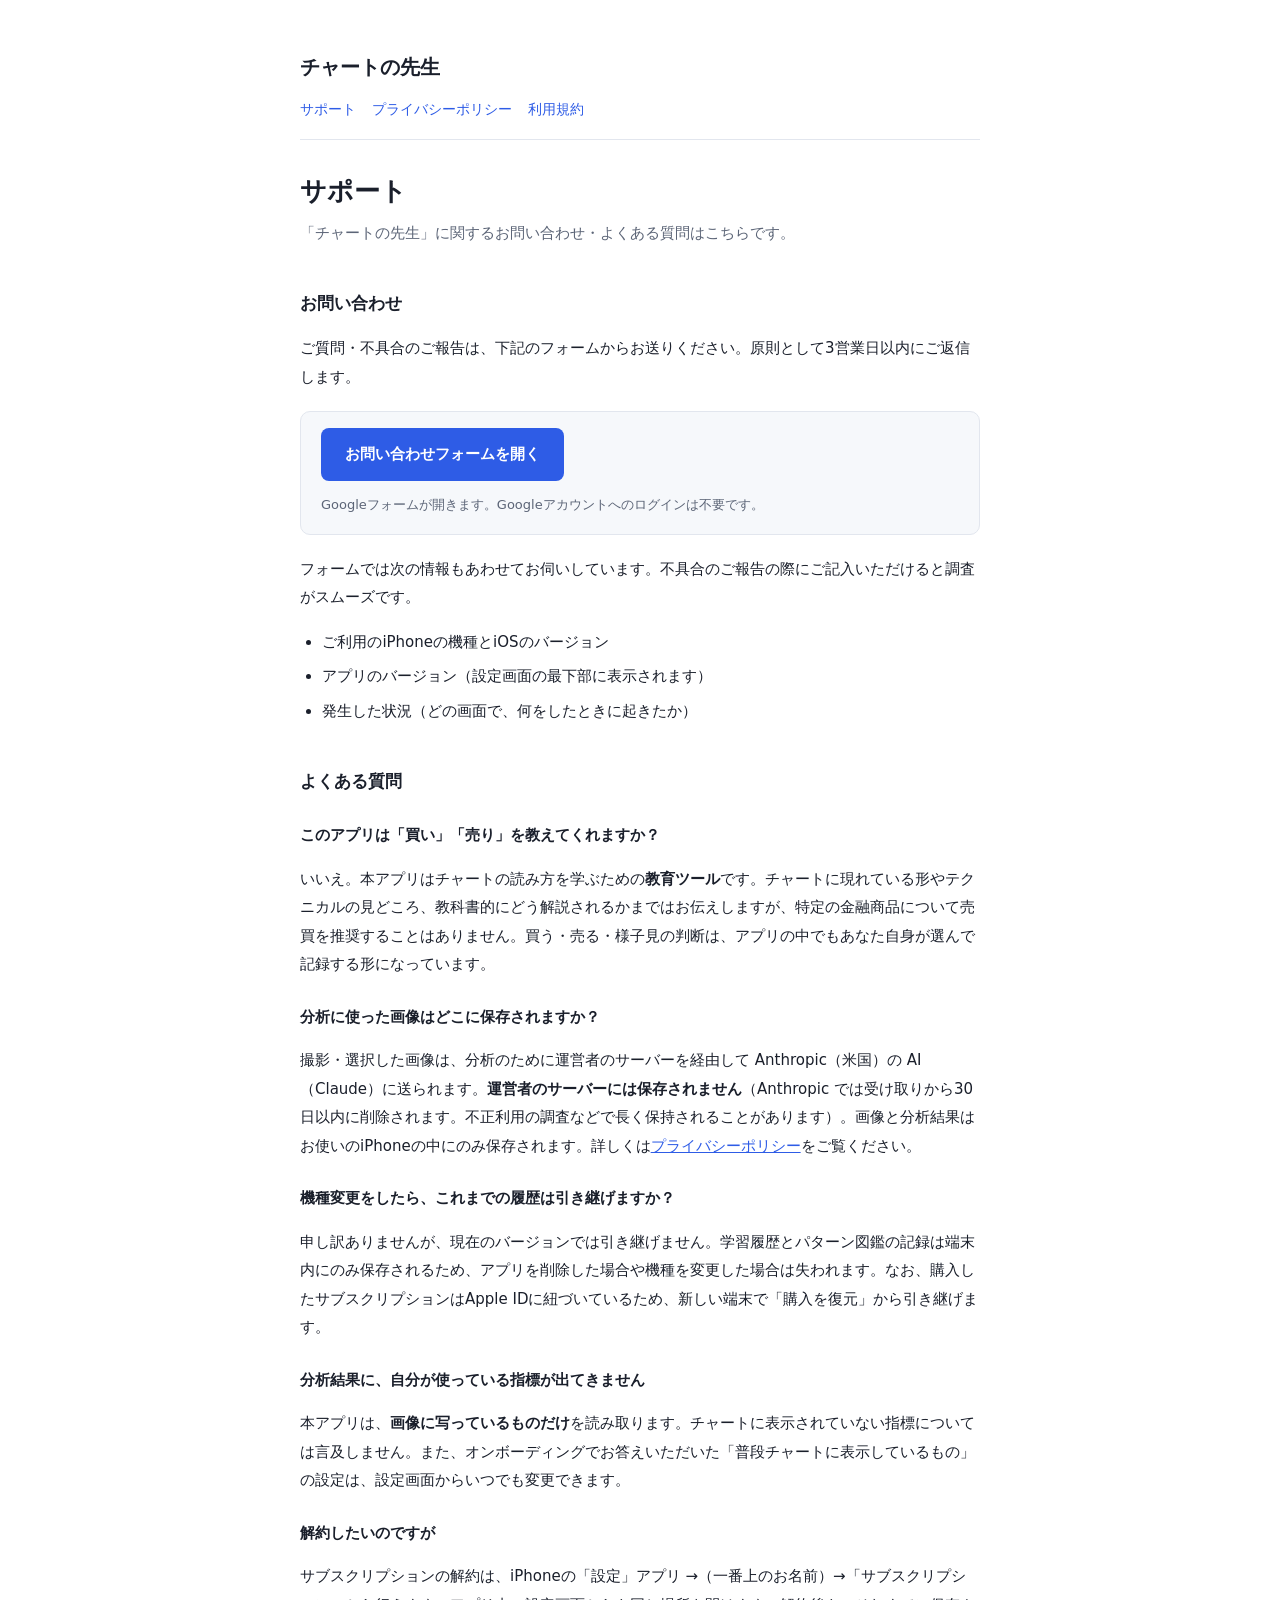
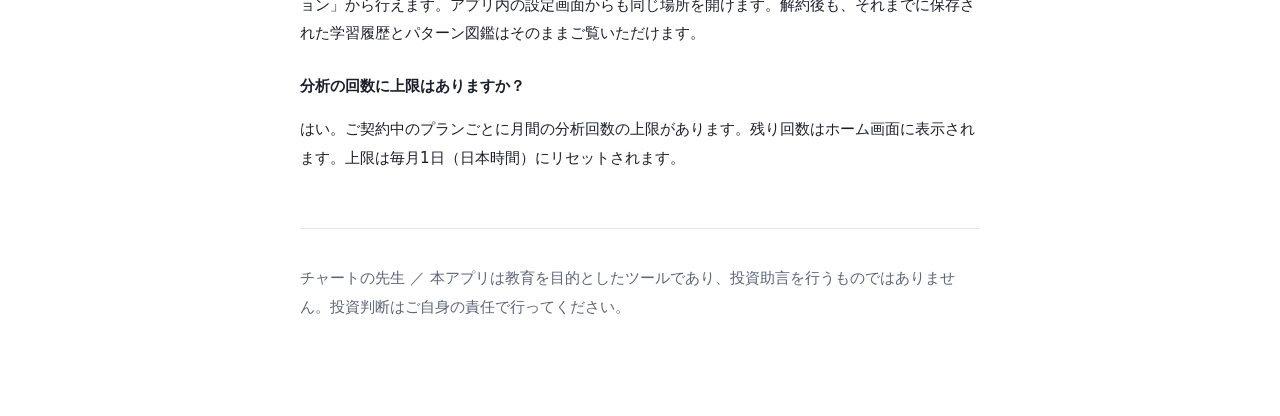
<file: index.html>
<!doctype html>
<html lang="ja">
<head>
<meta charset="utf-8">
<meta name="viewport" content="width=device-width, initial-scale=1">
<title>チャートの先生 — サポート</title>
<link rel="stylesheet" href="./style.css">
</head>
<body>
<div class="wrap">
  <header>
    <p class="appname">チャートの先生</p>
    <nav>
      <a href="./">サポート</a>
      <a href="./privacy.html">プライバシーポリシー</a>
      <a href="./terms.html">利用規約</a>
    </nav>
  </header>

  <h1>サポート</h1>
  <p class="lead">「チャートの先生」に関するお問い合わせ・よくある質問はこちらです。</p>

  <h2>お問い合わせ</h2>
  <p>ご質問・不具合のご報告は、下記のフォームからお送りください。原則として3営業日以内にご返信します。</p>
  <div class="panel">
    <p style="margin:0"><a href="https://docs.google.com/forms/d/e/1FAIpQLSenFC-41on2wtzKWX0hEGQik2lJ2bhfVYg8QbMMJTwJYnSj-g/viewform" style="display:inline-block;background:var(--accent);color:#fff;text-decoration:none;font-weight:700;padding:12px 24px;border-radius:8px">お問い合わせフォームを開く</a></p>
    <p style="margin:12px 0 0;font-size:13px;color:var(--sub)">Googleフォームが開きます。Googleアカウントへのログインは不要です。</p>
  </div>
  <p>フォームでは次の情報もあわせてお伺いしています。不具合のご報告の際にご記入いただけると調査がスムーズです。</p>
  <ul>
    <li>ご利用のiPhoneの機種とiOSのバージョン</li>
    <li>アプリのバージョン（設定画面の最下部に表示されます）</li>
    <li>発生した状況（どの画面で、何をしたときに起きたか）</li>
  </ul>

  <h2>よくある質問</h2>

  <h3>このアプリは「買い」「売り」を教えてくれますか？</h3>
  <p>いいえ。本アプリはチャートの読み方を学ぶための<strong>教育ツール</strong>です。チャートに現れている形やテクニカルの見どころ、教科書的にどう解説されるかまではお伝えしますが、特定の金融商品について売買を推奨することはありません。買う・売る・様子見の判断は、アプリの中でもあなた自身が選んで記録する形になっています。</p>

  <h3>分析に使った画像はどこに保存されますか？</h3>
  <p>撮影・選択した画像は、分析のために運営者のサーバーを経由して Anthropic（米国）の AI（Claude）に送られます。<strong>運営者のサーバーには保存されません</strong>（Anthropic では受け取りから30日以内に削除されます。不正利用の調査などで長く保持されることがあります）。画像と分析結果はお使いのiPhoneの中にのみ保存されます。詳しくは<a href="./privacy.html">プライバシーポリシー</a>をご覧ください。</p>

  <h3>機種変更をしたら、これまでの履歴は引き継げますか？</h3>
  <p>申し訳ありませんが、現在のバージョンでは引き継げません。学習履歴とパターン図鑑の記録は端末内にのみ保存されるため、アプリを削除した場合や機種を変更した場合は失われます。なお、購入したサブスクリプションはApple IDに紐づいているため、新しい端末で「購入を復元」から引き継げます。</p>

  <h3>分析結果に、自分が使っている指標が出てきません</h3>
  <p>本アプリは、<strong>画像に写っているものだけ</strong>を読み取ります。チャートに表示されていない指標については言及しません。また、オンボーディングでお答えいただいた「普段チャートに表示しているもの」の設定は、設定画面からいつでも変更できます。</p>

  <h3>解約したいのですが</h3>
  <p>サブスクリプションの解約は、iPhoneの「設定」アプリ →（一番上のお名前）→「サブスクリプション」から行えます。アプリ内の設定画面からも同じ場所を開けます。解約後も、それまでに保存された学習履歴とパターン図鑑はそのままご覧いただけます。</p>

  <h3>分析の回数に上限はありますか？</h3>
  <p>はい。ご契約中のプランごとに月間の分析回数の上限があります。残り回数はホーム画面に表示されます。上限は毎月1日（日本時間）にリセットされます。</p>

  <footer>
    <p>チャートの先生 ／ 本アプリは教育を目的としたツールであり、投資助言を行うものではありません。投資判断はご自身の責任で行ってください。</p>
  </footer>
</div>
</body>
</html>
</file>
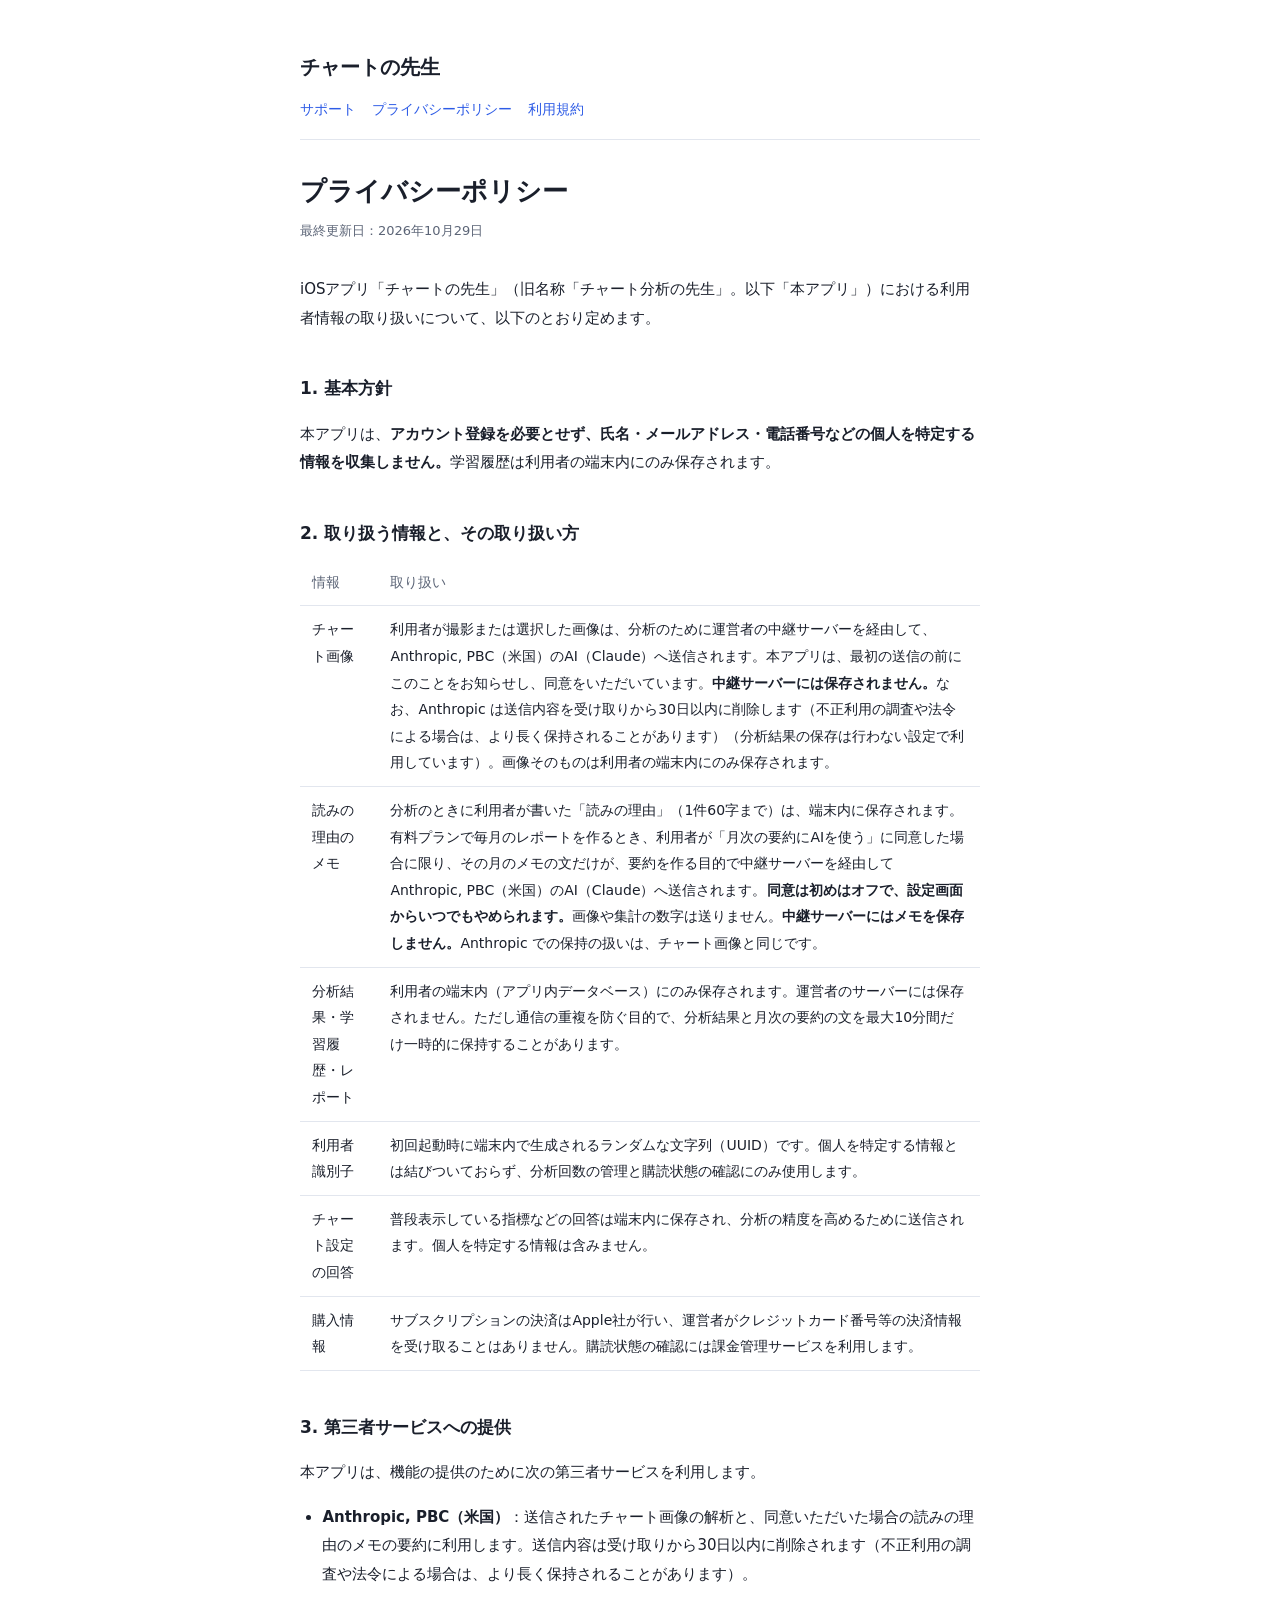
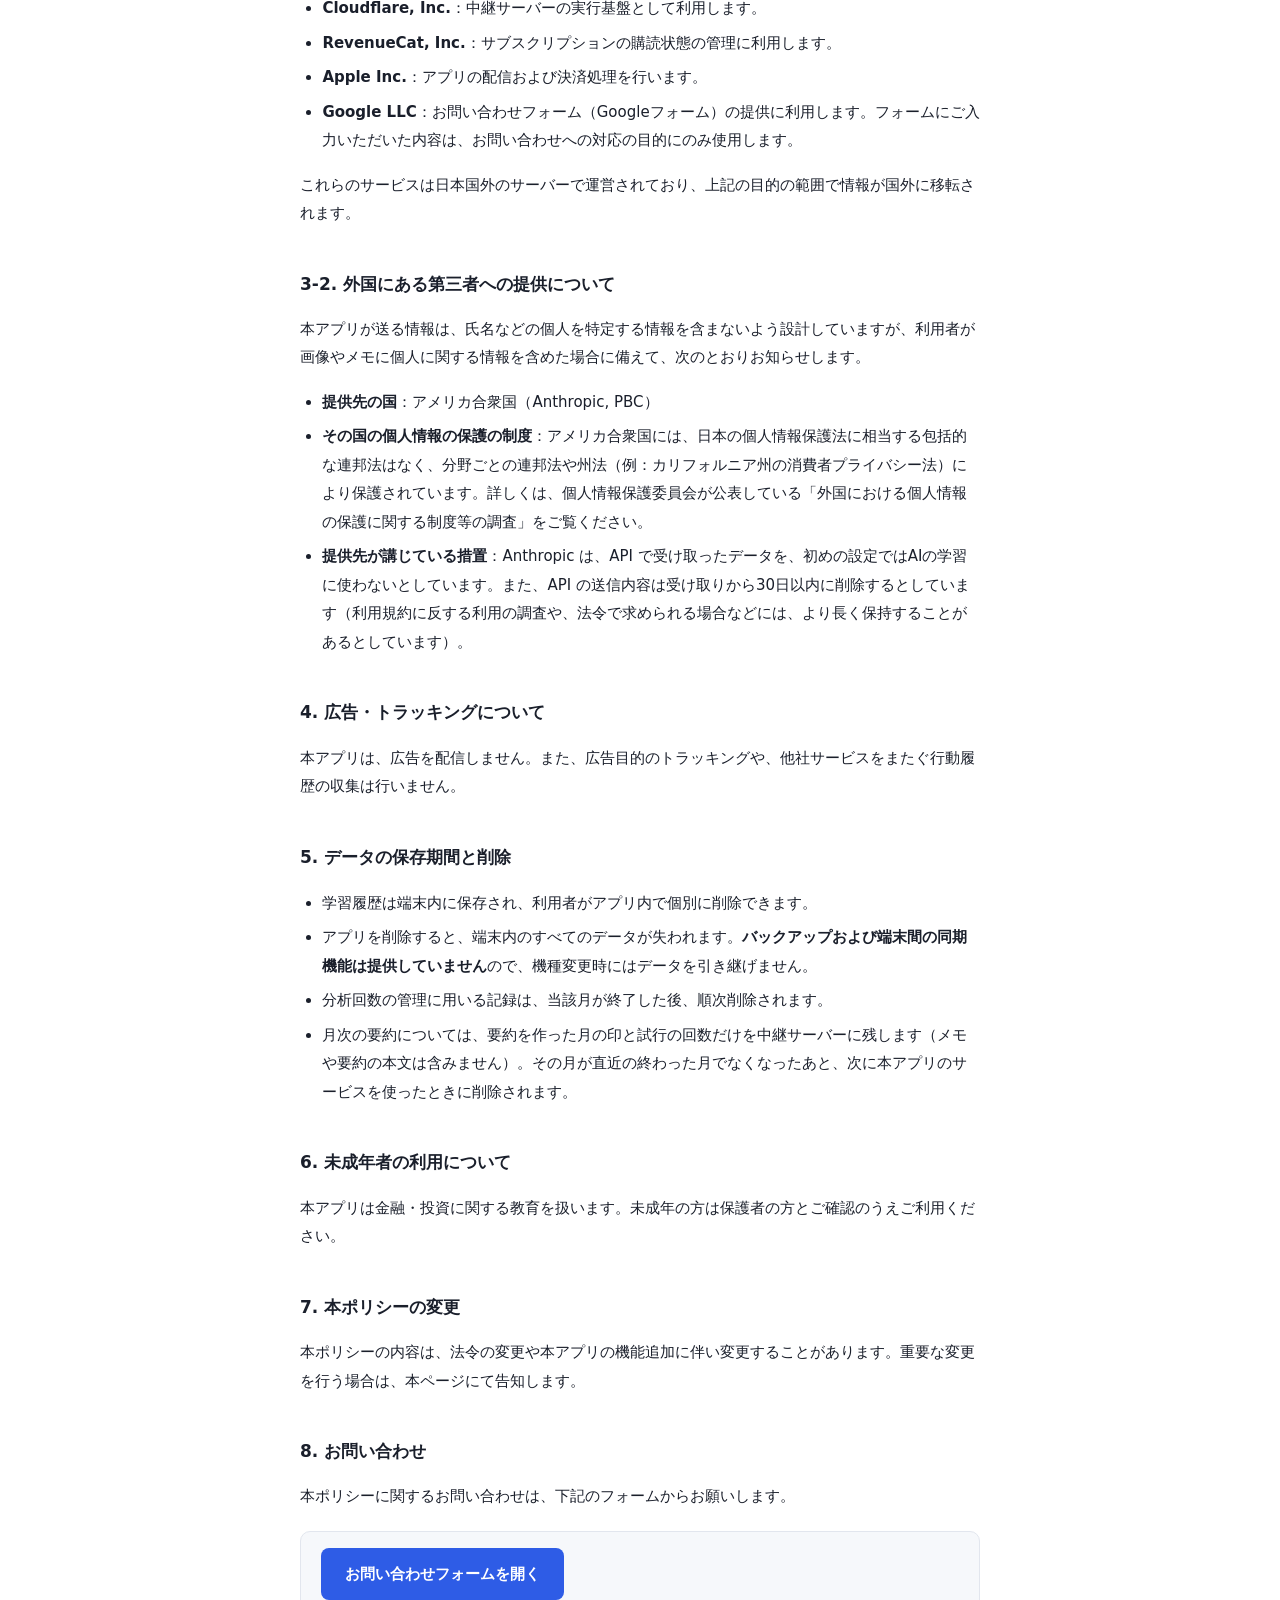
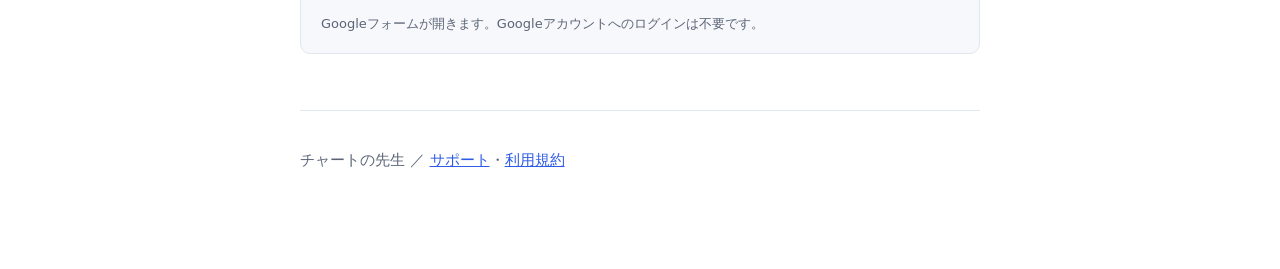
<file: privacy.html>
<!doctype html>
<html lang="ja">
<head>
<meta charset="utf-8">
<meta name="viewport" content="width=device-width, initial-scale=1">
<title>プライバシーポリシー — チャートの先生</title>
<link rel="stylesheet" href="./style.css">
</head>
<body>
<div class="wrap">
  <header>
    <p class="appname">チャートの先生</p>
    <nav>
      <a href="./">サポート</a>
      <a href="./privacy.html">プライバシーポリシー</a>
      <a href="./terms.html">利用規約</a>
    </nav>
  </header>

  <h1>プライバシーポリシー</h1>
  <p class="updated">最終更新日：2026年10月29日</p>

  <p>iOSアプリ「チャートの先生」（旧名称「チャート分析の先生」。以下「本アプリ」）における利用者情報の取り扱いについて、以下のとおり定めます。</p>

  <h2>1. 基本方針</h2>
  <p>本アプリは、<strong>アカウント登録を必要とせず、氏名・メールアドレス・電話番号などの個人を特定する情報を収集しません。</strong>学習履歴は利用者の端末内にのみ保存されます。</p>

  <h2>2. 取り扱う情報と、その取り扱い方</h2>
  <div class="tablebox">
  <table>
    <tr><th>情報</th><th>取り扱い</th></tr>
    <tr>
      <td>チャート画像</td>
      <td>利用者が撮影または選択した画像は、分析のために運営者の中継サーバーを経由して、Anthropic, PBC（米国）のAI（Claude）へ送信されます。本アプリは、最初の送信の前にこのことをお知らせし、同意をいただいています。<strong>中継サーバーには保存されません。</strong>なお、Anthropic は送信内容を受け取りから30日以内に削除します（不正利用の調査や法令による場合は、より長く保持されることがあります）（分析結果の保存は行わない設定で利用しています）。画像そのものは利用者の端末内にのみ保存されます。</td>
    </tr>
    <tr>
      <td>読みの理由のメモ</td>
      <td>分析のときに利用者が書いた「読みの理由」（1件60字まで）は、端末内に保存されます。有料プランで毎月のレポートを作るとき、利用者が「月次の要約にAIを使う」に同意した場合に限り、その月のメモの文だけが、要約を作る目的で中継サーバーを経由して Anthropic, PBC（米国）のAI（Claude）へ送信されます。<strong>同意は初めはオフで、設定画面からいつでもやめられます。</strong>画像や集計の数字は送りません。<strong>中継サーバーにはメモを保存しません。</strong>Anthropic での保持の扱いは、チャート画像と同じです。</td>
    </tr>
    <tr>
      <td>分析結果・学習履歴・レポート</td>
      <td>利用者の端末内（アプリ内データベース）にのみ保存されます。運営者のサーバーには保存されません。ただし通信の重複を防ぐ目的で、分析結果と月次の要約の文を最大10分間だけ一時的に保持することがあります。</td>
    </tr>
    <tr>
      <td>利用者識別子</td>
      <td>初回起動時に端末内で生成されるランダムな文字列（UUID）です。個人を特定する情報とは結びついておらず、分析回数の管理と購読状態の確認にのみ使用します。</td>
    </tr>
    <tr>
      <td>チャート設定の回答</td>
      <td>普段表示している指標などの回答は端末内に保存され、分析の精度を高めるために送信されます。個人を特定する情報は含みません。</td>
    </tr>
    <tr>
      <td>購入情報</td>
      <td>サブスクリプションの決済はApple社が行い、運営者がクレジットカード番号等の決済情報を受け取ることはありません。購読状態の確認には課金管理サービスを利用します。</td>
    </tr>
  </table>
  </div>

  <h2>3. 第三者サービスへの提供</h2>
  <p>本アプリは、機能の提供のために次の第三者サービスを利用します。</p>
  <ul>
    <li><strong>Anthropic, PBC（米国）</strong>：送信されたチャート画像の解析と、同意いただいた場合の読みの理由のメモの要約に利用します。送信内容は受け取りから30日以内に削除されます（不正利用の調査や法令による場合は、より長く保持されることがあります）。</li>
    <li><strong>Cloudflare, Inc.</strong>：中継サーバーの実行基盤として利用します。</li>
    <li><strong>RevenueCat, Inc.</strong>：サブスクリプションの購読状態の管理に利用します。</li>
    <li><strong>Apple Inc.</strong>：アプリの配信および決済処理を行います。</li>
    <li><strong>Google LLC</strong>：お問い合わせフォーム（Googleフォーム）の提供に利用します。フォームにご入力いただいた内容は、お問い合わせへの対応の目的にのみ使用します。</li>
  </ul>
  <p>これらのサービスは日本国外のサーバーで運営されており、上記の目的の範囲で情報が国外に移転されます。</p>

  <h2>3-2. 外国にある第三者への提供について</h2>
  <p>本アプリが送る情報は、氏名などの個人を特定する情報を含まないよう設計していますが、利用者が画像やメモに個人に関する情報を含めた場合に備えて、次のとおりお知らせします。</p>
  <ul>
    <li><strong>提供先の国</strong>：アメリカ合衆国（Anthropic, PBC）</li>
    <li><strong>その国の個人情報の保護の制度</strong>：アメリカ合衆国には、日本の個人情報保護法に相当する包括的な連邦法はなく、分野ごとの連邦法や州法（例：カリフォルニア州の消費者プライバシー法）により保護されています。詳しくは、個人情報保護委員会が公表している「外国における個人情報の保護に関する制度等の調査」をご覧ください。</li>
    <li><strong>提供先が講じている措置</strong>：Anthropic は、API で受け取ったデータを、初めの設定ではAIの学習に使わないとしています。また、API の送信内容は受け取りから30日以内に削除するとしています（利用規約に反する利用の調査や、法令で求められる場合などには、より長く保持することがあるとしています）。</li>
  </ul>

  <h2>4. 広告・トラッキングについて</h2>
  <p>本アプリは、広告を配信しません。また、広告目的のトラッキングや、他社サービスをまたぐ行動履歴の収集は行いません。</p>

  <h2>5. データの保存期間と削除</h2>
  <ul>
    <li>学習履歴は端末内に保存され、利用者がアプリ内で個別に削除できます。</li>
    <li>アプリを削除すると、端末内のすべてのデータが失われます。<strong>バックアップおよび端末間の同期機能は提供していません</strong>ので、機種変更時にはデータを引き継げません。</li>
    <li>分析回数の管理に用いる記録は、当該月が終了した後、順次削除されます。</li>
    <li>月次の要約については、要約を作った月の印と試行の回数だけを中継サーバーに残します（メモや要約の本文は含みません）。その月が直近の終わった月でなくなったあと、次に本アプリのサービスを使ったときに削除されます。</li>
  </ul>

  <h2>6. 未成年者の利用について</h2>
  <p>本アプリは金融・投資に関する教育を扱います。未成年の方は保護者の方とご確認のうえご利用ください。</p>

  <h2>7. 本ポリシーの変更</h2>
  <p>本ポリシーの内容は、法令の変更や本アプリの機能追加に伴い変更することがあります。重要な変更を行う場合は、本ページにて告知します。</p>

  <h2>8. お問い合わせ</h2>
  <p>本ポリシーに関するお問い合わせは、下記のフォームからお願いします。</p>
  <div class="panel">
    <p style="margin:0"><a href="https://docs.google.com/forms/d/e/1FAIpQLSenFC-41on2wtzKWX0hEGQik2lJ2bhfVYg8QbMMJTwJYnSj-g/viewform" style="display:inline-block;background:var(--accent);color:#fff;text-decoration:none;font-weight:700;padding:12px 24px;border-radius:8px">お問い合わせフォームを開く</a></p>
    <p style="margin:12px 0 0;font-size:13px;color:var(--sub)">Googleフォームが開きます。Googleアカウントへのログインは不要です。</p>
  </div>

  <footer>
    <p>チャートの先生 ／ <a href="./">サポート</a>・<a href="./terms.html">利用規約</a></p>
  </footer>
</div>
</body>
</html>
</file>
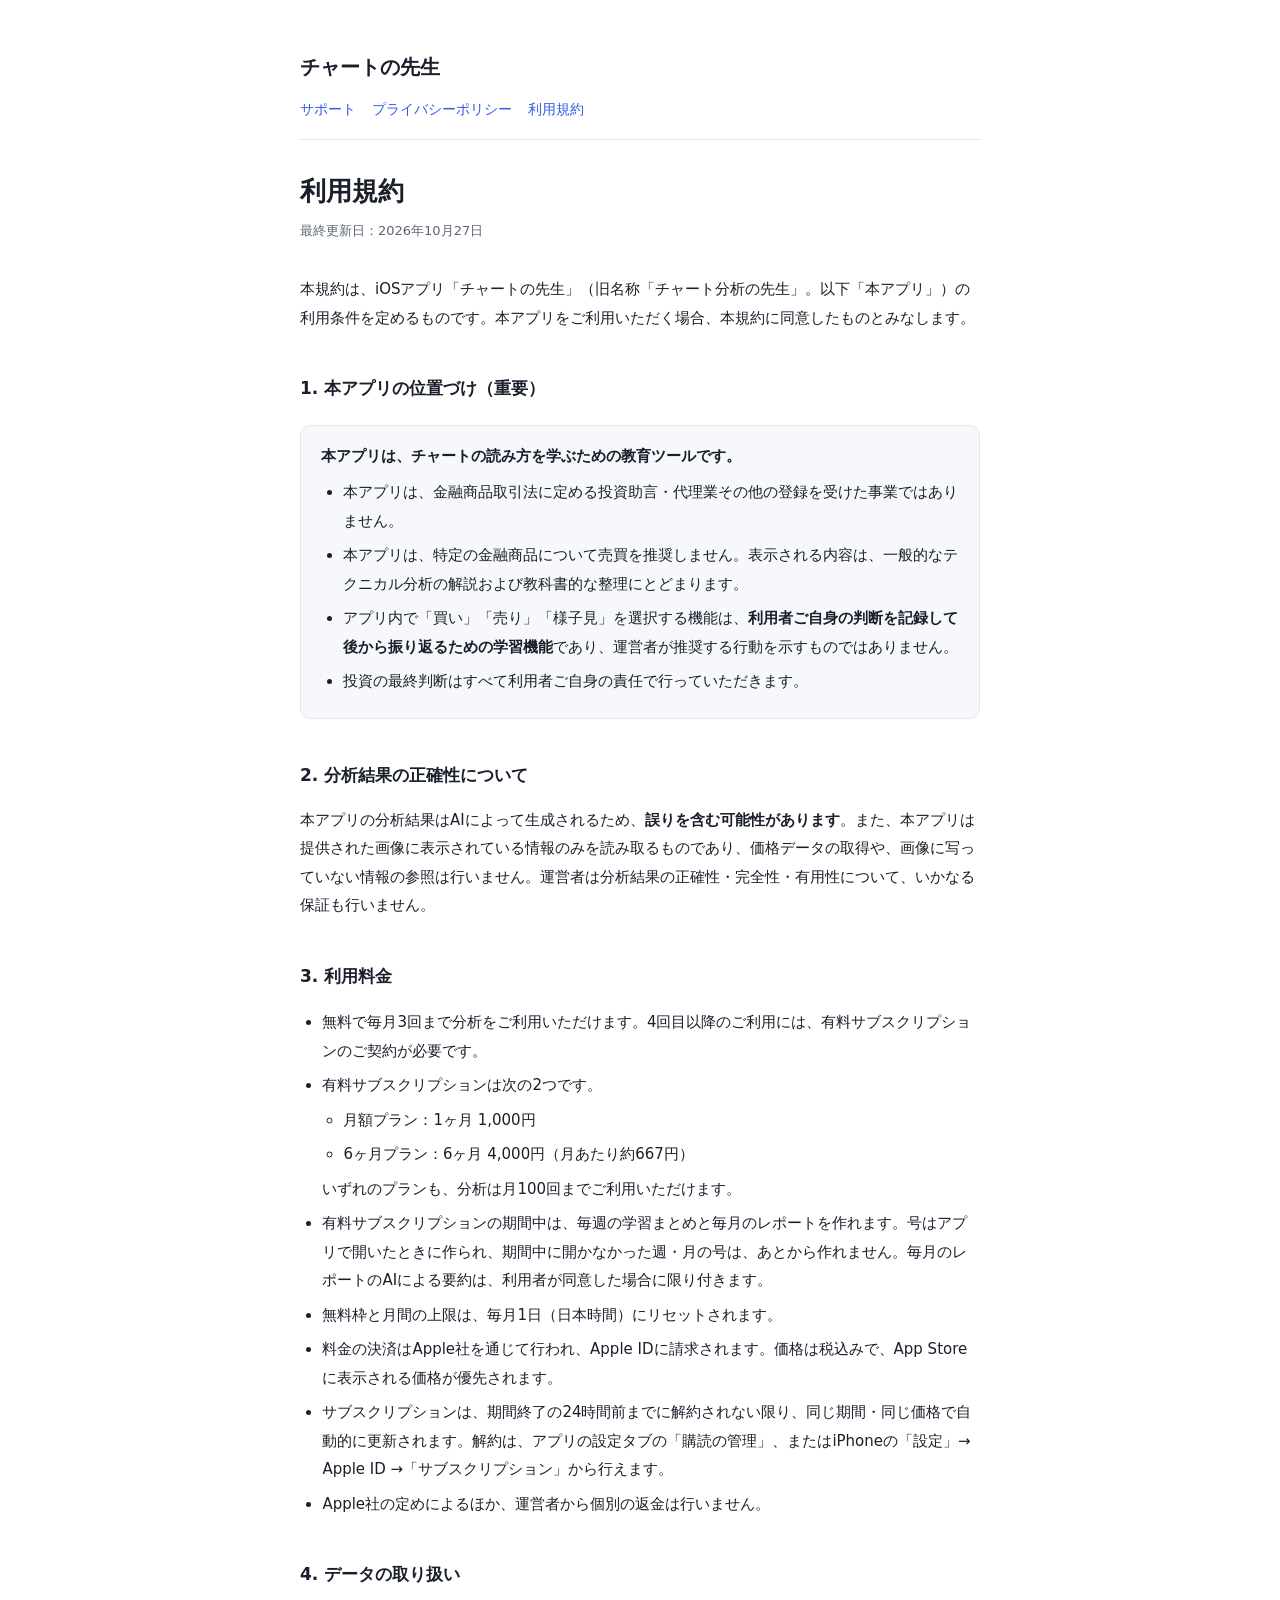
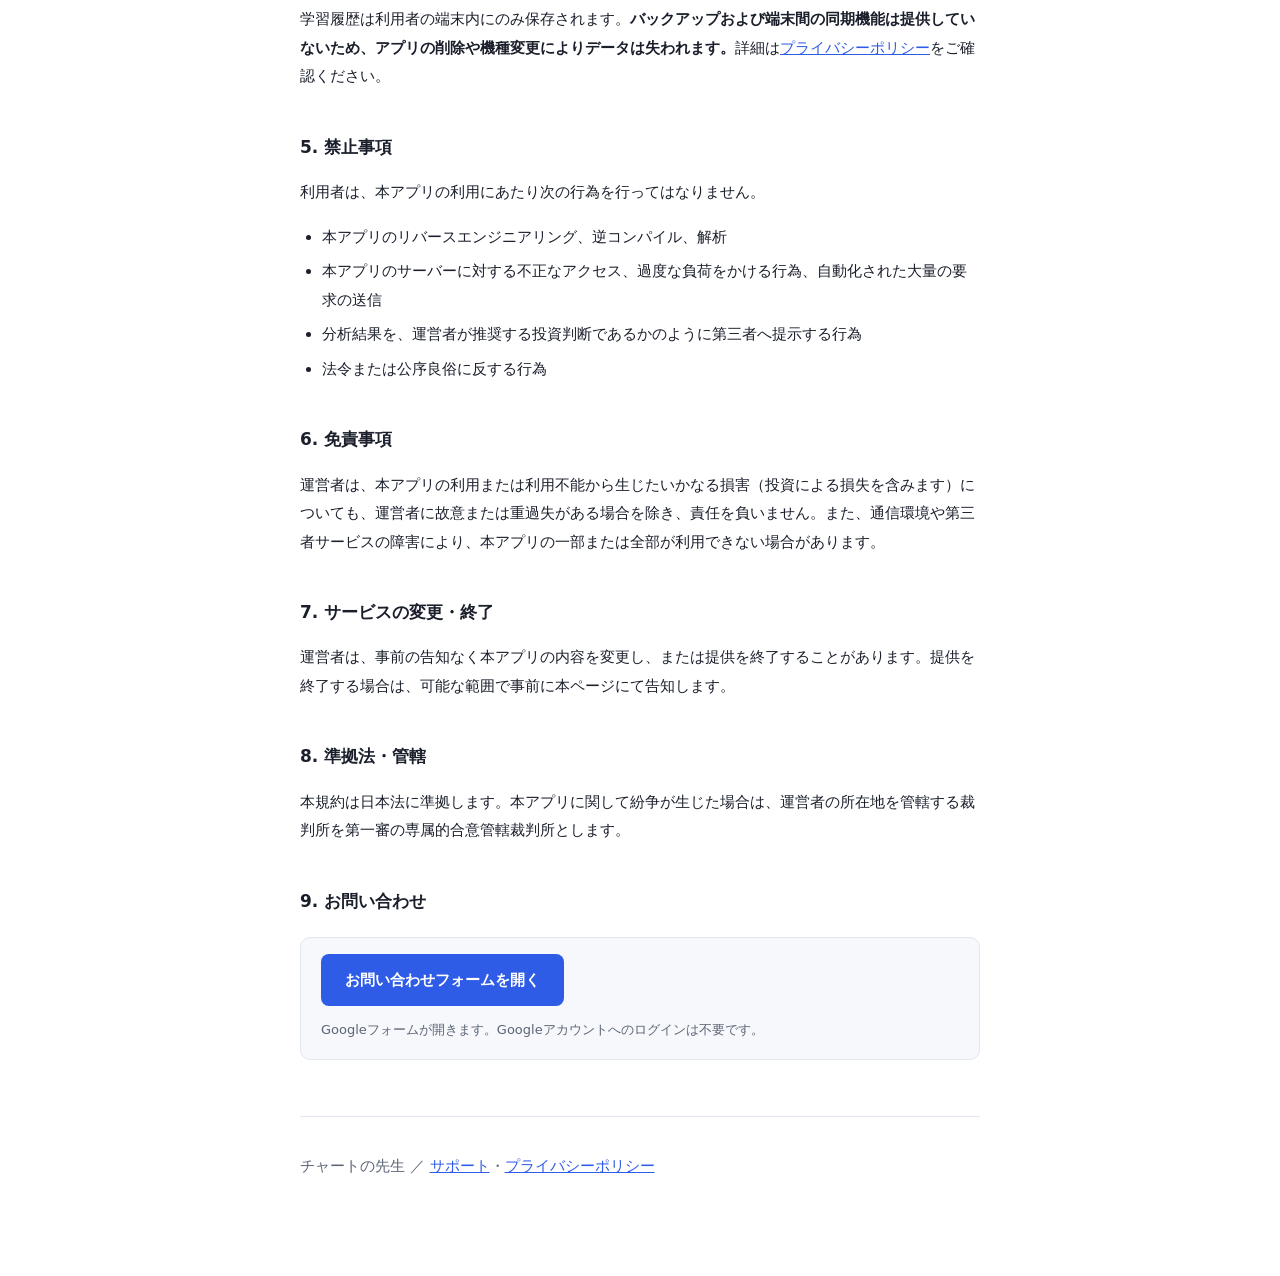
<file: terms.html>
<!doctype html>
<html lang="ja">
<head>
<meta charset="utf-8">
<meta name="viewport" content="width=device-width, initial-scale=1">
<title>利用規約 — チャートの先生</title>
<link rel="stylesheet" href="./style.css">
</head>
<body>
<div class="wrap">
  <header>
    <p class="appname">チャートの先生</p>
    <nav>
      <a href="./">サポート</a>
      <a href="./privacy.html">プライバシーポリシー</a>
      <a href="./terms.html">利用規約</a>
    </nav>
  </header>

  <h1>利用規約</h1>
  <p class="updated">最終更新日：2026年10月27日</p>

  <p>本規約は、iOSアプリ「チャートの先生」（旧名称「チャート分析の先生」。以下「本アプリ」）の利用条件を定めるものです。本アプリをご利用いただく場合、本規約に同意したものとみなします。</p>

  <h2>1. 本アプリの位置づけ（重要）</h2>
  <div class="panel">
    <p style="margin:0 0 8px"><strong>本アプリは、チャートの読み方を学ぶための教育ツールです。</strong></p>
    <ul style="margin:0">
      <li>本アプリは、金融商品取引法に定める投資助言・代理業その他の登録を受けた事業ではありません。</li>
      <li>本アプリは、特定の金融商品について売買を推奨しません。表示される内容は、一般的なテクニカル分析の解説および教科書的な整理にとどまります。</li>
      <li>アプリ内で「買い」「売り」「様子見」を選択する機能は、<strong>利用者ご自身の判断を記録して後から振り返るための学習機能</strong>であり、運営者が推奨する行動を示すものではありません。</li>
      <li>投資の最終判断はすべて利用者ご自身の責任で行っていただきます。</li>
    </ul>
  </div>

  <h2>2. 分析結果の正確性について</h2>
  <p>本アプリの分析結果はAIによって生成されるため、<strong>誤りを含む可能性があります</strong>。また、本アプリは提供された画像に表示されている情報のみを読み取るものであり、価格データの取得や、画像に写っていない情報の参照は行いません。運営者は分析結果の正確性・完全性・有用性について、いかなる保証も行いません。</p>

  <h2>3. 利用料金</h2>
  <ul>
    <li>無料で毎月3回まで分析をご利用いただけます。4回目以降のご利用には、有料サブスクリプションのご契約が必要です。</li>
    <li>有料サブスクリプションは次の2つです。
      <ul>
        <li>月額プラン：1ヶ月 1,000円</li>
        <li>6ヶ月プラン：6ヶ月 4,000円（月あたり約667円）</li>
      </ul>
      いずれのプランも、分析は月100回までご利用いただけます。</li>
    <li>有料サブスクリプションの期間中は、毎週の学習まとめと毎月のレポートを作れます。号はアプリで開いたときに作られ、期間中に開かなかった週・月の号は、あとから作れません。毎月のレポートのAIによる要約は、利用者が同意した場合に限り付きます。</li>
    <li>無料枠と月間の上限は、毎月1日（日本時間）にリセットされます。</li>
    <li>料金の決済はApple社を通じて行われ、Apple IDに請求されます。価格は税込みで、App Storeに表示される価格が優先されます。</li>
    <li>サブスクリプションは、期間終了の24時間前までに解約されない限り、同じ期間・同じ価格で自動的に更新されます。解約は、アプリの設定タブの「購読の管理」、またはiPhoneの「設定」→ Apple ID →「サブスクリプション」から行えます。</li>
    <li>Apple社の定めによるほか、運営者から個別の返金は行いません。</li>
  </ul>

  <h2>4. データの取り扱い</h2>
  <p>学習履歴は利用者の端末内にのみ保存されます。<strong>バックアップおよび端末間の同期機能は提供していないため、アプリの削除や機種変更によりデータは失われます。</strong>詳細は<a href="./privacy.html">プライバシーポリシー</a>をご確認ください。</p>

  <h2>5. 禁止事項</h2>
  <p>利用者は、本アプリの利用にあたり次の行為を行ってはなりません。</p>
  <ul>
    <li>本アプリのリバースエンジニアリング、逆コンパイル、解析</li>
    <li>本アプリのサーバーに対する不正なアクセス、過度な負荷をかける行為、自動化された大量の要求の送信</li>
    <li>分析結果を、運営者が推奨する投資判断であるかのように第三者へ提示する行為</li>
    <li>法令または公序良俗に反する行為</li>
  </ul>

  <h2>6. 免責事項</h2>
  <p>運営者は、本アプリの利用または利用不能から生じたいかなる損害（投資による損失を含みます）についても、運営者に故意または重過失がある場合を除き、責任を負いません。また、通信環境や第三者サービスの障害により、本アプリの一部または全部が利用できない場合があります。</p>

  <h2>7. サービスの変更・終了</h2>
  <p>運営者は、事前の告知なく本アプリの内容を変更し、または提供を終了することがあります。提供を終了する場合は、可能な範囲で事前に本ページにて告知します。</p>

  <h2>8. 準拠法・管轄</h2>
  <p>本規約は日本法に準拠します。本アプリに関して紛争が生じた場合は、運営者の所在地を管轄する裁判所を第一審の専属的合意管轄裁判所とします。</p>

  <h2>9. お問い合わせ</h2>
  <div class="panel">
    <p style="margin:0"><a href="https://docs.google.com/forms/d/e/1FAIpQLSenFC-41on2wtzKWX0hEGQik2lJ2bhfVYg8QbMMJTwJYnSj-g/viewform" style="display:inline-block;background:var(--accent);color:#fff;text-decoration:none;font-weight:700;padding:12px 24px;border-radius:8px">お問い合わせフォームを開く</a></p>
    <p style="margin:12px 0 0;font-size:13px;color:var(--sub)">Googleフォームが開きます。Googleアカウントへのログインは不要です。</p>
  </div>

  <footer>
    <p>チャートの先生 ／ <a href="./">サポート</a>・<a href="./privacy.html">プライバシーポリシー</a></p>
  </footer>
</div>
</body>
</html>
</file>
<file: style.css>
:root {
  --bg: #ffffff;
  --ink: #1a1f2b;
  --sub: #5c6577;
  --line: #e2e6ee;
  --panel: #f6f8fb;
  --accent: #2e5ce6;
}
@media (prefers-color-scheme: dark) {
  :root:not([data-theme="light"]) {
    --bg: #0e1526;
    --ink: #eef2fa;
    --sub: #8d99b5;
    --line: #24314f;
    --panel: #131d34;
    --accent: #6ea8ff;
  }
}
:root[data-theme="dark"] {
  --bg: #0e1526;
  --ink: #eef2fa;
  --sub: #8d99b5;
  --line: #24314f;
  --panel: #131d34;
  --accent: #6ea8ff;
}
* { box-sizing: border-box; }
body {
  margin: 0;
  background: var(--bg);
  color: var(--ink);
  font-family: "Hiragino Sans", "Noto Sans JP", system-ui, sans-serif;
  line-height: 1.9;
  font-size: 16px;
}
.wrap { max-width: 720px; margin: 0 auto; padding: 48px 20px 80px; }
header { border-bottom: 1px solid var(--line); padding-bottom: 16px; margin-bottom: 32px; }
.appname { font-size: 20px; font-weight: 700; margin: 0; }
nav { margin-top: 10px; display: flex; flex-wrap: wrap; gap: 16px; font-size: 14px; }
nav a { color: var(--accent); text-decoration: none; }
nav a:hover { text-decoration: underline; }
h1 { font-size: 26px; font-weight: 700; margin: 0 0 8px; line-height: 1.5; }
h2 { font-size: 17px; font-weight: 700; margin: 36px 0 10px; padding-top: 4px; }
h3 { font-size: 15px; font-weight: 700; margin: 24px 0 6px; }
p, li { font-size: 15px; }
.lead { color: var(--sub); margin: 0 0 8px; }
.updated { color: var(--sub); font-size: 13px; margin: 0 0 32px; }
.panel { background: var(--panel); border: 1px solid var(--line); border-radius: 10px; padding: 16px 20px; margin: 20px 0; }
ul { padding-left: 1.4em; }
li { margin: 6px 0; }
a { color: var(--accent); }
footer { border-top: 1px solid var(--line); margin-top: 56px; padding-top: 20px; color: var(--sub); font-size: 13px; }
.tablebox { overflow-x: auto; }
table { width: 100%; border-collapse: collapse; font-size: 14px; }
th, td { text-align: left; padding: 10px 12px; border-bottom: 1px solid var(--line); vertical-align: top; }
th { color: var(--sub); font-weight: 500; white-space: nowrap; }
a:focus-visible, nav a:focus-visible { outline: 2px solid var(--accent); outline-offset: 3px; }
</file>
